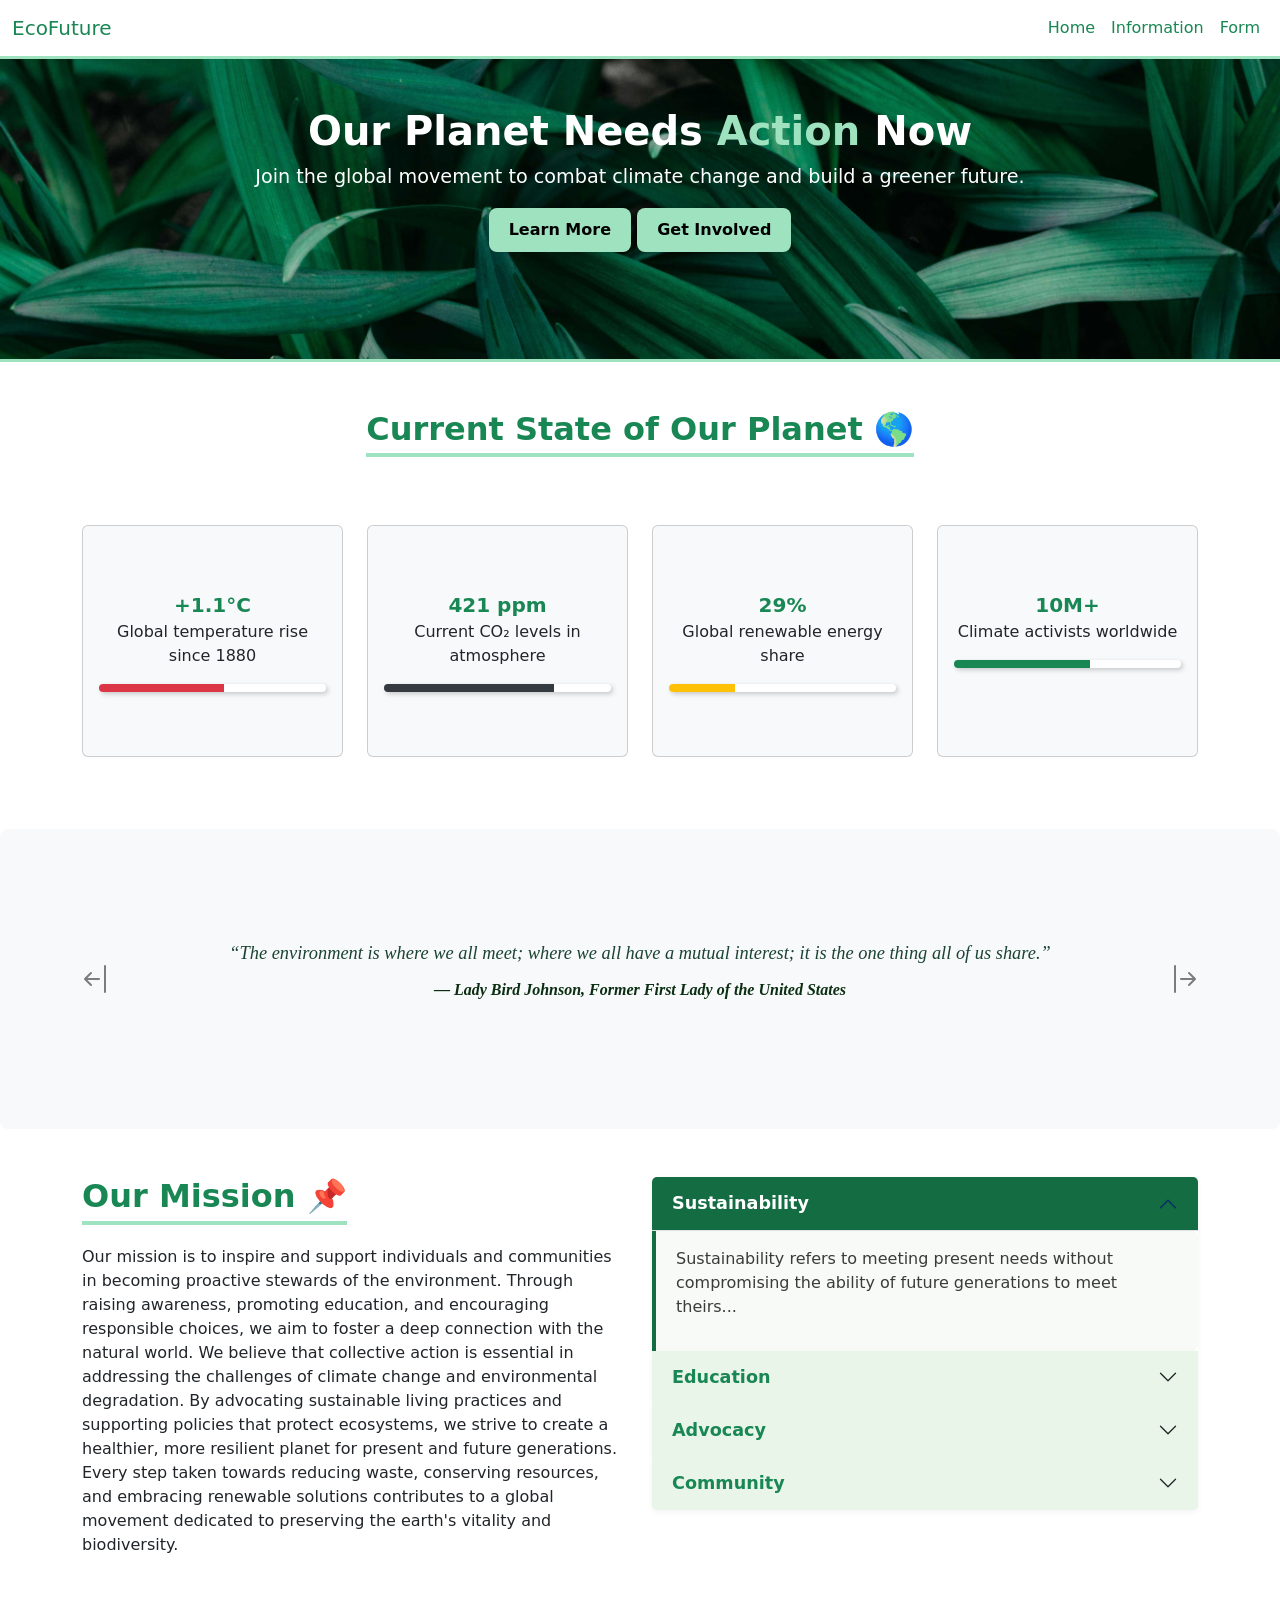
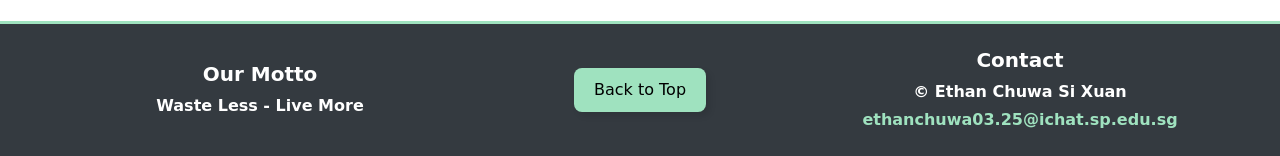
<file: html/index.html>
<!DOCTYPE html>
<html lang="en">
<head>
    <!-- ====================================================================
         META INFORMATION & PAGE SETUP
         ====================================================================
         Essential meta tags, viewport settings, and page title
    -->
    <meta charset="utf-8">
    <meta name="viewport" content="width=device-width, initial-scale=1">
    <title>Sustainability and Climate Action : Home</title>
    
    <!-- ====================================================================
         EXTERNAL STYLESHEETS & DEPENDENCIES
         ====================================================================
         Bootstrap CSS framework and icon library
    -->
    <link href="https://cdn.jsdelivr.net/npm/bootstrap@5.3.7/dist/css/bootstrap.min.css" rel="stylesheet" integrity="sha384-LN+7fdVzj6u52u30Kp6M/trliBMCMKTyK833zpbD+pXdCLuTusPj697FH4R/5mcr" crossorigin="anonymous">
    <link rel="stylesheet" href="https://cdn.jsdelivr.net/npm/bootstrap-icons/font/bootstrap-icons.css">
    
    <!-- ====================================================================
         CUSTOM STYLES
         ====================================================================
         Site-specific styling
    -->
    <link rel="stylesheet" href="../css/styles.css">
</head>

<body>
    <!-- ====================================================================
         NAVIGATION SECTION
         ====================================================================
         Main site navigation with responsive mobile toggle
    -->
    <nav class="navbar navbar-expand-lg sticky-top">
        <div class="container-fluid">
            <!-- Brand Logo -->
            <a class="navbar-brand" href="#" aria-label="EcoFuture Home">
                <i class="bi bi-leaf-fill" aria-hidden="true"></i>
                EcoFuture
            </a>
            
            <!-- Mobile Menu Toggle Button -->
            <button class="navbar-toggler" type="button" data-bs-toggle="collapse" data-bs-target="#navbarNavAltMarkup" aria-controls="navbarNavAltMarkup" aria-expanded="false" aria-label="Toggle navigation">
                <span class="navbar-toggler-icon"></span>
            </button>
            
            <!-- Navigation Links -->
            <div class="collapse navbar-collapse" id="navbarNavAltMarkup">
                <nav class="navbar-nav ms-auto">
                    <a class="nav-link active" aria-current="page" href="../html/index.html">Home</a>
                    <a class="nav-link" href="../html/informational.html">Information</a>
                    <a class="nav-link" href="../html/interactiveform.html">Form</a>
                </nav>
            </div>
        </div>
    </nav>

    <!-- ====================================================================
         HERO SECTION
         ====================================================================
         Main banner with call-to-action buttons and hero message
    -->
    <header class="py-5 indexbanner text-center">
        <h1><strong>Our Planet Needs <span class="highlight">Action</span> Now</strong></h1>
        <p>Join the global movement to combat climate change and build a greener future.</p>
        
        <!-- Call-to-Action Buttons -->
        <div class="mt-3">
            <a href="informational.html" class="btn btn-light"><strong>Learn More</strong></a>
            <a href="interactiveform.html" class="btn btn-light"><strong>Get Involved</strong></a>
        </div>
    </header>

    <!-- ====================================================================
         CLIMATE STATISTICS SECTION
         ====================================================================
         Current climate data visualization with progress bars
    -->
    <section class="currentstate">
        <div class="container py-5">
            <!-- Section Header -->
            <header class="text-center mb-5">
                <h2>Current State of Our Planet 🌎</h2>
            </header>
            
            <!-- Statistics Grid -->
            <div class="row text-center">
                <!-- Temperature Rise Statistic -->
                <div class="col-lg-3 col-md-6 mb-4">
                    <article class="card h-100 py-5">
                        <h2 class="visually-hidden">Card Title</h2>
                        <div class="card-body">
                            <div class="stat-number">+1.1°C</div>
                            <p>Global temperature rise since 1880</p>
                            <div class="progress-container">
                                <div class="progress-bar temp" role="progressbar" aria-valuenow="55" aria-valuemin="0" aria-valuemax="100"></div>
                            </div>
                        </div>
                    </article>
                </div>
                
                <!-- CO2 Levels Statistic -->
                <div class="col-lg-3 col-md-6 mb-4">
                    <article class="card h-100 py-5">
                        <h2 class="visually-hidden">Card Title</h2>
                        <div class="card-body">
                            <div class="stat-number">421 ppm</div>
                            <p>Current CO₂ levels in atmosphere</p>
                            <div class="progress-container">
                                <div class="progress-bar co2" role="progressbar" aria-valuenow="75" aria-valuemin="0" aria-valuemax="100"></div>
                            </div>
                        </div>
                    </article>
                </div>
                
                <!-- Renewable Energy Statistic -->
                <div class="col-lg-3 col-md-6 mb-4">
                    <article class="card h-100 py-5">
                        <h2 class="visually-hidden">Card Title</h2>
                        <div class="card-body">
                            <div class="stat-number">29%</div>
                            <p>Global renewable energy share</p>
                            <div class="progress-container">
                                <div class="progress-bar renewable" role="progressbar" aria-valuenow="29" aria-valuemin="0" aria-valuemax="100"></div>
                            </div>
                        </div>
                    </article>
                </div>
                
                <!-- Climate Activists Statistic -->
                <div class="col-lg-3 col-md-6 mb-4">
                    <article class="card h-100 py-5">
                        <h2 class="visually-hidden">Card Title</h2>
                        <div class="card-body">
                            <div class="stat-number">10M+</div>
                            <p>Climate activists worldwide</p>
                            <div class="progress-container">
                                <div class="progress-bar activists" role="progressbar" aria-valuenow="60" aria-valuemin="0" aria-valuemax="100"></div>
                            </div>
                        </div>
                    </article>
                </div>
            </div>
        </div>
    </section>

    <!-- ====================================================================
         INSPIRATIONAL QUOTES CAROUSEL
         ====================================================================
         Rotating carousel of climate-related quotes from notable figures
    -->
    <section id="carouselExampleAutoplaying" class="carousel slide" data-bs-ride="carousel" aria-label="Inspirational Climate Quotes">
        <div class="carousel-inner">
            <!-- Quote 1 - Lady Bird Johnson -->
            <article class="carousel-item active">
                <h2 class="visually-hidden">Card Title</h2>
                <div class="carousel-bg carousel-bg-1 d-flex justify-content-center align-items-center text-center" style="min-height: 300px;">
                    <blockquote class="px-3">
                        <q>The environment is where we all meet; where we all have a mutual interest; it is the one thing all of us share.</q>
                        <footer>— <cite>Lady Bird Johnson, Former First Lady of the United States</cite></footer>
                    </blockquote>
                </div>
            </article>
            
            <!-- Quote 2 - Mahatma Gandhi -->
            <article class="carousel-item">
                <h2 class="visually-hidden">Card Title</h2>
                <div class="carousel-bg carousel-bg-2 d-flex justify-content-center align-items-center text-center" style="min-height: 300px;">
                    <blockquote class="px-3">
                        <q>What we are doing to the forests of the world is but a mirror reflection of what we are doing to ourselves and to one another.</q>
                        <footer>— <cite>Mahatma Gandhi</cite></footer>
                    </blockquote>
                </div>
            </article>
            
            <!-- Quote 3 - Barack Obama -->
            <article class="carousel-item">
                <h2 class="visually-hidden">Card Title</h2>
                <div class="carousel-bg carousel-bg-3 d-flex justify-content-center align-items-center text-center" style="min-height: 300px;">
                    <blockquote class="px-3">
                        <q>We are the first generation to feel the impact of climate change and the last generation that can do something about it.</q>
                        <footer>— <cite>Barack Obama, 44th President of the United States</cite></footer>
                    </blockquote>
                </div>
            </article>
        </div>

        <!-- Carousel Navigation Controls -->
        <button class="carousel-control-prev" type="button" data-bs-target="#carouselExampleAutoplaying" data-bs-slide="prev" aria-label="Previous quote">
            <span class="carousel-control-prev-icon" aria-hidden="true"></span>
            <span class="visually-hidden">Previous</span>
        </button>

        <button class="carousel-control-next" type="button" data-bs-target="#carouselExampleAutoplaying" data-bs-slide="next" aria-label="Next quote">
            <span class="carousel-control-next-icon" aria-hidden="true"></span>
            <span class="visually-hidden">Next</span>
        </button>
    </section>

    <!-- ====================================================================
         MISSION SECTION
         ====================================================================
         Organization mission statement with expandable accordion details
    -->
    <section class="mission py-5">
        <div class="container">
            <div class="row align-items-start">
                <!-- Mission Statement Text -->
                <div class="col-12 col-lg-6 mb-4 mb-lg-0 text-center text-lg-start">
                    <header>
                        <h2>Our Mission 📌</h2>
                    </header>
                    <p>
                        Our mission is to inspire and support individuals and communities in becoming proactive stewards of the environment.
                        Through raising awareness, promoting education, and encouraging responsible choices, we aim to foster a deep connection
                        with the natural world. We believe that collective action is essential in addressing the challenges of climate change
                        and environmental degradation. By advocating sustainable living practices and supporting policies that protect ecosystems,
                        we strive to create a healthier, more resilient planet for present and future generations. Every step taken towards
                        reducing waste, conserving resources, and embracing renewable solutions contributes to a global movement dedicated to
                        preserving the earth's vitality and biodiversity.
                    </p>
                </div>
                
                <!-- Mission Details Accordion -->
                <div class="col-12 col-lg-6">
                    <div class="accordion" id="missionAccordion">
                        <!-- Sustainability Section -->
                        <article class="accordion-item">
                            <h3 class="accordion-header">
                                <button class="accordion-button" type="button" data-bs-toggle="collapse" data-bs-target="#collapseOne" aria-expanded="true" aria-controls="collapseOne">
                                    Sustainability
                                </button>
                            </h3>
                            <div id="collapseOne" class="accordion-collapse collapse show" data-bs-parent="#missionAccordion">
                                <div class="accordion-body">
                                    <p>Sustainability refers to meeting present needs without compromising the ability of future generations to meet theirs...</p>
                                </div>
                            </div>
                        </article>
                        
                        <!-- Education Section -->
                        <article class="accordion-item">
                            <h3 class="accordion-header">
                                <button class="accordion-button collapsed" type="button" data-bs-toggle="collapse" data-bs-target="#collapseTwo" aria-expanded="false" aria-controls="collapseTwo">
                                    Education
                                </button>
                            </h3>
                            <div id="collapseTwo" class="accordion-collapse collapse" data-bs-parent="#missionAccordion">
                                <div class="accordion-body">
                                    <p>Education in this context means providing knowledge and awareness about environmental issues and climate change...</p>
                                </div>
                            </div>
                        </article>
                        
                        <!-- Advocacy Section -->
                        <article class="accordion-item">
                            <h3 class="accordion-header">
                                <button class="accordion-button collapsed" type="button" data-bs-toggle="collapse" data-bs-target="#collapseThree" aria-expanded="false" aria-controls="collapseThree">
                                    Advocacy
                                </button>
                            </h3>
                            <div id="collapseThree" class="accordion-collapse collapse" data-bs-parent="#missionAccordion">
                                <div class="accordion-body">
                                    <p>Advocacy involves actively supporting and promoting policies or actions that protect the environment...</p>
                                </div>
                            </div>
                        </article>
                        
                        <!-- Community Section -->
                        <article class="accordion-item">
                            <h3 class="accordion-header">
                                <button class="accordion-button collapsed" type="button" data-bs-toggle="collapse" data-bs-target="#collapseFour" aria-expanded="false" aria-controls="collapseFour">
                                    Community
                                </button>
                            </h3>
                            <div id="collapseFour" class="accordion-collapse collapse" data-bs-parent="#missionAccordion">
                                <div class="accordion-body">
                                    <p>Community refers to groups of people working together toward common environmental goals...</p>
                                </div>
                            </div>
                        </article>
                    </div>
                </div>
            </div>
        </div>
    </section>

    <!-- ====================================================================
         FOOTER SECTION
         ====================================================================
         Site footer with contact information and navigation
    -->
    <footer class="footer pt-4 pb-4">
        <div class="container">
            <div class="row text-center align-items-center">
                <!-- Company Motto -->
                <div class="col-12 col-md-4 mb-3 mb-md-0">
                    <h3 class="fw-bold">Our Motto</h3>
                    <p class="mb-0">Waste Less - Live More</p>
                </div>

                <!-- Back to Top Button -->
                <div class="col-12 col-md-4 mb-3 mb-md-0 d-flex justify-content-center">
                    <button class="btn btn-light" id="backToTopBtn" aria-label="Scroll back to top">Back to Top</button>
                </div>

                <!-- Contact Information -->
                <div class="col-12 col-md-4">
                    <h3 class="fw-bold">Contact</h3>
                    <address class="mb-1">&copy; Ethan Chuwa Si Xuan</address>
                    <p class="mb-0">
                        <a href="mailto:ethanchuwa03.25@ichat.sp.edu.sg">ethanchuwa03.25@ichat.sp.edu.sg</a>
                    </p>
                </div>
            </div>
        </div>
    </footer>

    <!-- ====================================================================
         POPUP ADVERTISEMENT MODAL
         ====================================================================
         Timed popup that appears after page load
    -->
    <aside id="popup-ad" class="popup" aria-labelledby="popup-title" aria-hidden="true">
        <div class="popup-content">
            <button class="close-btn" onclick="closePopup()" aria-label="Close popup">&times;</button>
            <h2 id="popup-title">Hi Weilin pls gimme A</h2>
            <p>你好 Weilin请给我"A"</p>
        </div>
    </aside>

    <!-- ====================================================================
         JAVASCRIPT DEPENDENCIES & CUSTOM SCRIPTS
         ====================================================================
         External libraries and custom functionality
    -->
    <!-- Bootstrap JavaScript Bundle -->
    <script src="https://cdn.jsdelivr.net/npm/@popperjs/core@2.11.8/dist/umd/popper.min.js" integrity="sha384-I7E8VVD/ismYTF4hNIPjVp/Zjvgyol6VFvRkX/vR+Vc4jQkC+hVqc2pM8ODewa9r" crossorigin="anonymous"></script>
    <script src="https://cdn.jsdelivr.net/npm/bootstrap@5.3.7/dist/js/bootstrap.bundle.min.js" integrity="sha384-ndDqU0Gzau9qJ1lfW4pNLlhNTkCfHzAVBReH9diLvGRem5+R9g2FzA8ZGN954O5Q" crossorigin="anonymous"></script>
    
    
    <!-- Custom Site Functionality -->
    <script src="../js/script.js"></script>
</body>
</html>
</file>
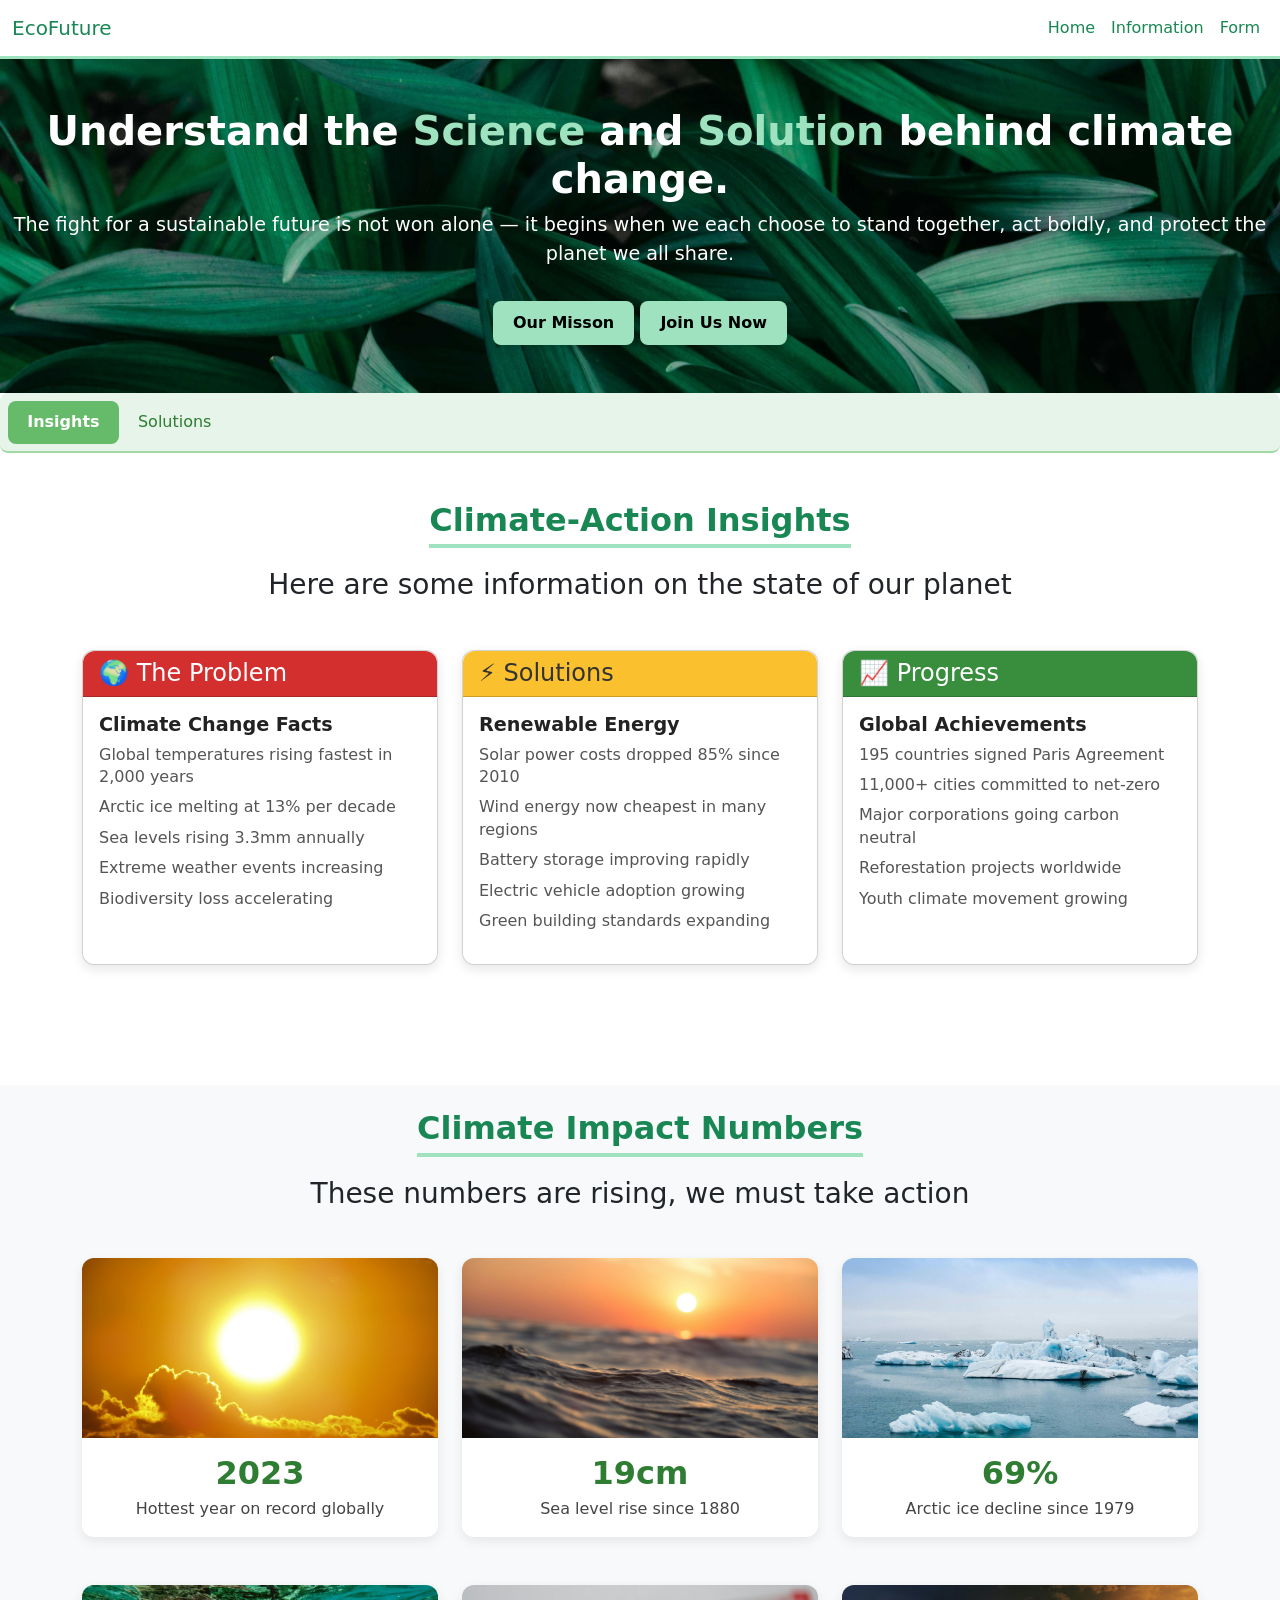
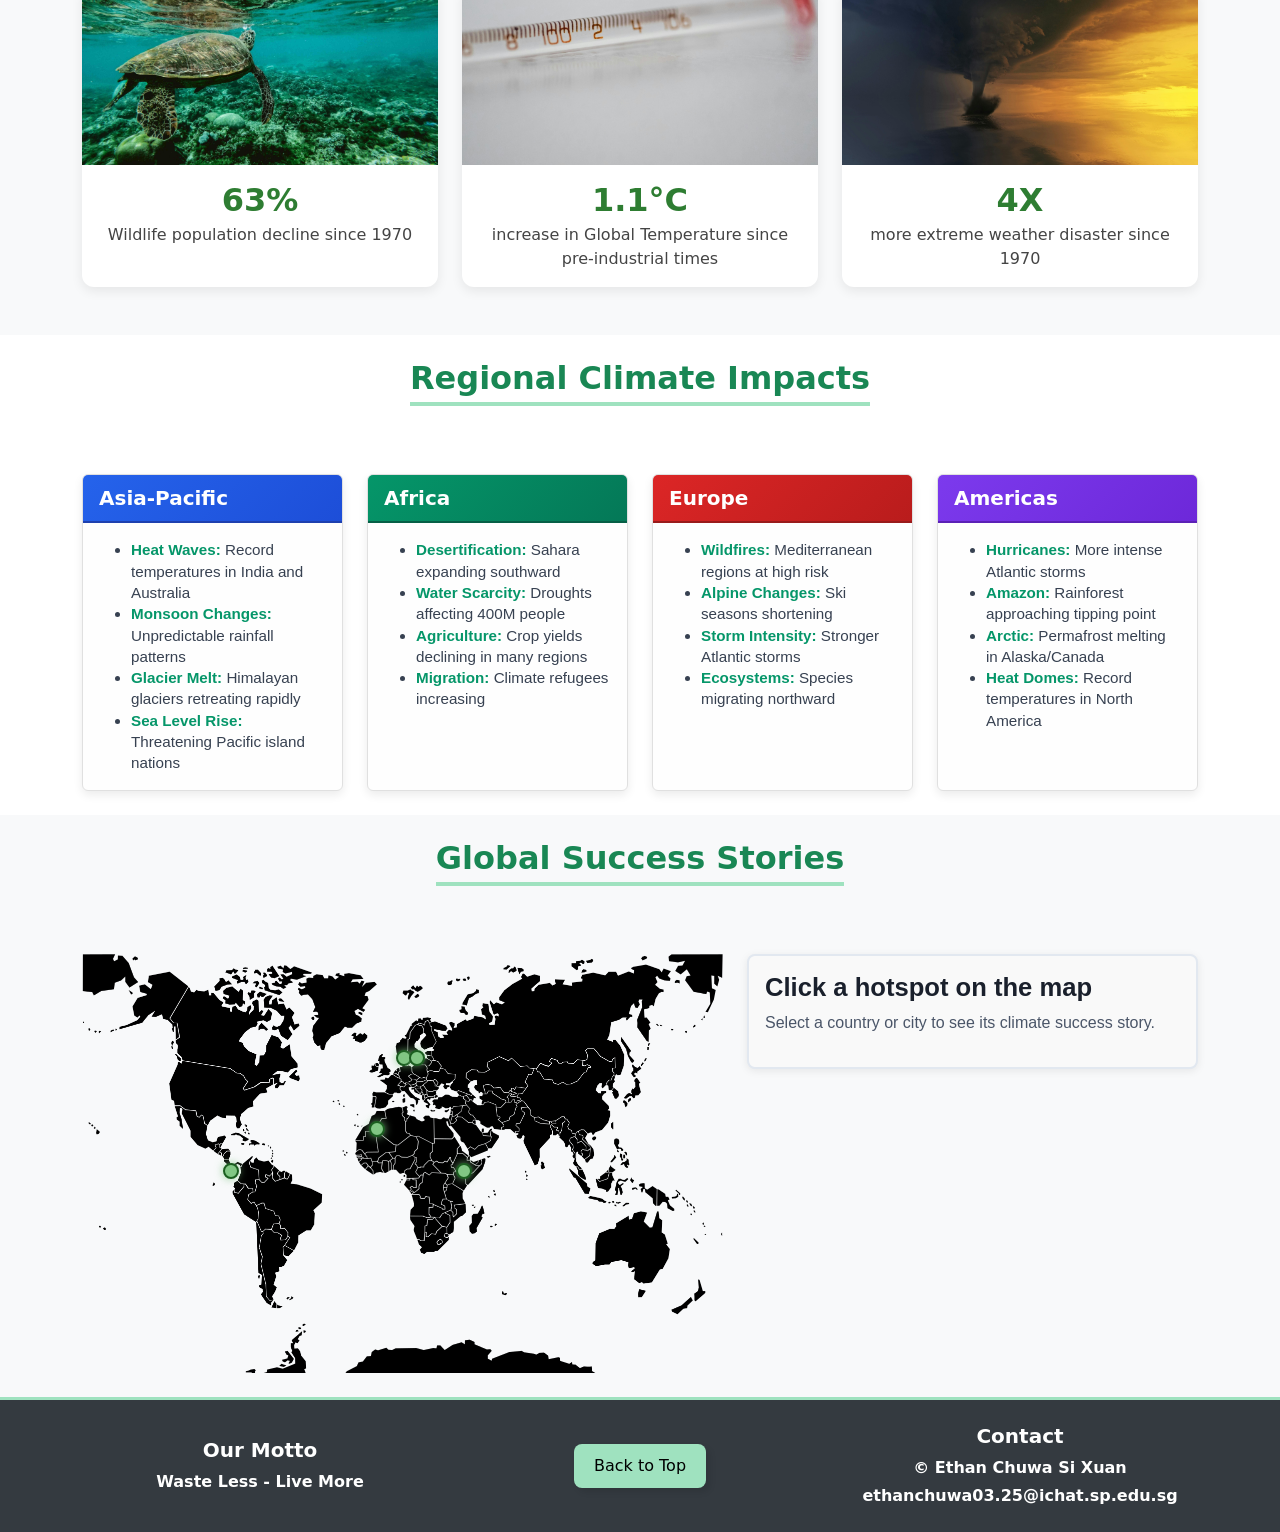
<file: html/informational.html>
<!doctype html>
<html lang="en">
  <head>
    <!-- ====================================================================
         META INFORMATION & PAGE SETUP
         ====================================================================
         Essential meta tags, viewport settings, and page title
    -->
    <meta charset="utf-8">
    <meta name="viewport" content="width=device-width, initial-scale=1">
    <title>Sustainability and Climate Action : Informational</title>
    
    <!-- ====================================================================
         EXTERNAL STYLESHEETS & DEPENDENCIES
         ====================================================================
         Bootstrap CSS framework, icons, and Popper.js for interactive components
    -->
    <link href="https://cdn.jsdelivr.net/npm/bootstrap@5.3.7/dist/css/bootstrap.min.css" rel="stylesheet" integrity="sha384-LN+7fdVzj6u52u30Kp6M/trliBMCMKTyK833zpbD+pXdCLuTusPj697FH4R/5mcr" crossorigin="anonymous">
    <link rel="stylesheet" href="https://cdn.jsdelivr.net/npm/bootstrap-icons/font/bootstrap-icons.css">
    
    <!-- ====================================================================
         CUSTOM STYLES
         ====================================================================
         Site-specific styling
    -->
    <link rel="stylesheet" href="../css/styles.css">
  </head>
  
  <body>
    <!-- ====================================================================
         NAVIGATION SECTION
         ====================================================================
         Main site navigation with responsive mobile toggle
    -->
    <nav class="navbar navbar-expand-lg sticky-top">
      <div class="container-fluid ">
        <!-- Brand Logo -->
        <a class="navbar-brand" href="#">
          <i class="bi bi-leaf-fill"></i>
          EcoFuture
        </a>
        
        <!-- Mobile Menu Toggle Button -->
        <button class="navbar-toggler" type="button" data-bs-toggle="collapse" data-bs-target="#navbarNavAltMarkup" aria-controls="navbarNavAltMarkup" aria-expanded="false" aria-label="Toggle navigation">
          <span class="navbar-toggler-icon"></span>
        </button>
        
        <!-- Navigation Links -->
        <div class="collapse navbar-collapse" id="navbarNavAltMarkup">
          <div class="navbar-nav ms-auto">
            <a class="nav-link" href="../html/index.html">Home</a>
            <a class="nav-link active" aria-current="page" href="../html/informational.html">Information</a>
            <a class="nav-link" href="../html/interactiveform.html">Form</a>
          </div>
        </div>
      </div>
    </nav>
    
    <!-- ====================================================================
         HERO BANNER SECTION
         ====================================================================
         Page header with title, description, and call-to-action buttons
    -->
    <header class="py-5 indexbanner text-center ">
      <h1><b>Understand the <span class="highlight">Science </span>and <span class="highlight">Solution</span> behind climate change.</b></h1>
      <p>The fight for a sustainable future is not won alone — it begins when we each choose to stand together, act boldly, and protect the planet we all share.</p>
      <a href="index.html" class="btn btn-light mt-3"><b>Our Misson</b></a>
      <a href="interactiveform.html" class="btn btn-light mt-3"><b>Join Us Now</b></a>
    </header>
    
    <!-- ====================================================================
         TAB NAVIGATION SECTION
         ====================================================================
         Main content tabs to switch between Insights and Solutions
    -->
    <ul class="nav nav-tabs" id="myTab" role="tablist">
      <li class="nav-item" role="presentation">
        <button class="nav-link active" id="home-tab" data-bs-toggle="tab" data-bs-target="#home-tab-pane" type="button" role="tab" aria-controls="home-tab-pane" aria-selected="true">Insights</button>
      </li>
      <li class="nav-item" role="presentation">
        <button class="nav-link" id="profile-tab" data-bs-toggle="tab" data-bs-target="#profile-tab-pane" type="button" role="tab" aria-controls="profile-tab-pane" aria-selected="false">Solutions</button>
      </li>
    </ul>
    
    <!-- ====================================================================
         TAB CONTENT SECTIONS
         ====================================================================
         Main content area with tabbed information panels
    -->
    <div class="tab-content" id="myTabContent">
      <!-- ====================================================================
           INSIGHTS TAB - Climate Action Data and Statistics
           ====================================================================
      -->
      <div class="tab-pane fade show active" id="home-tab-pane" role="tabpanel" aria-labelledby="home-tab" tabindex="0">
        
        <!-- Climate-Action Insights Overview -->
        <div class="container py-5">
          <div class="text-center mb-5">
            <h2>Climate-Action Insights</h2>
            <h3>Here are some information on the state of our planet</h3>
          </div>
          
          <!-- Climate Facts Cards Grid -->
          <div class="row mb-5 stats">
            <!-- Problem Card - Climate Change Facts -->
            <div class="col-lg-4 mb-4">
              <div class="card h-100">
                <div class="card-header">
                  <h4 class="mb-0">🌍 The Problem</h4>
                </div>
                <div class="card-body">
                  <h5>Climate Change Facts</h5>
                  <ul class="list-unstyled">
                    <li class="mb-2">Global temperatures rising fastest in 2,000 years</li>
                    <li class="mb-2">Arctic ice melting at 13% per decade</li>
                    <li class="mb-2">Sea levels rising 3.3mm annually</li>
                    <li class="mb-2">Extreme weather events increasing</li>
                    <li class="mb-2">Biodiversity loss accelerating</li>
                  </ul>
                </div>
              </div>
            </div>

            <!-- Solutions Card - Renewable Energy -->
            <div class="col-lg-4 mb-4">
              <div class="card h-100">
                <div class="card-header">
                  <h4 class="mb-0">⚡ Solutions</h4>
                </div>
                <div class="card-body">
                  <h5>Renewable Energy</h5>
                  <ul class="list-unstyled">
                    <li class="mb-2">Solar power costs dropped 85% since 2010</li>
                    <li class="mb-2">Wind energy now cheapest in many regions</li>
                    <li class="mb-2">Battery storage improving rapidly</li>
                    <li class="mb-2">Electric vehicle adoption growing</li>
                    <li class="mb-2">Green building standards expanding</li>
                  </ul>
                </div>
              </div>
            </div>

            <!-- Progress Card - Global Achievements -->
            <div class="col-lg-4 mb-4">
              <div class="card h-100">
                <div class="card-header">
                  <h4 class="mb-0">📈 Progress</h4>
                </div>
                <div class="card-body">
                  <h5>Global Achievements</h5>
                  <ul class="list-unstyled">
                    <li class="mb-2">195 countries signed Paris Agreement</li>
                    <li class="mb-2">11,000+ cities committed to net-zero</li>
                    <li class="mb-2">Major corporations going carbon neutral</li>
                    <li class="mb-2">Reforestation projects worldwide</li>
                    <li class="mb-2">Youth climate movement growing</li>
                  </ul>
                </div>
              </div>
            </div>
          </div>
        </div>
        
        <!-- ====================================================================
             CLIMATE IMPACT NUMBERS SECTION
             ====================================================================
             Animated statistics cards with count-up functionality
        -->
        <div class="statstwo py-4">
          <div class="text-center mb-5">
            <h2>Climate Impact Numbers</h2>
            <h3>These numbers are rising, we must take action</h3>
          </div>
          <div class="container text-center">
            <!-- First Row of Statistics -->
            <div class="row mb-4">
              <!-- Hottest Year Record -->
              <div class="col-md-6 col-lg-4 mb-4">
                <div class="card h-100">
                  <img src="../pictures/sun.jpg" class="card-img-top" alt="sun"><!--https://www.pexels.com/photo/sun-301599/-->
                  <div class="card-body">
                    <h5 class="card-title">2023</h5>
                    <p class="card-text">Hottest year on record globally</p>
                  </div>
                </div>
              </div>
              
              <!-- Sea Level Rise -->
              <div class="col-md-6 col-lg-4 mb-4">
                <div class="card h-100">
                  <img src="../pictures/sea.jpg" class="card-img-top" alt="sea"><!--https://www.pexels.com/photo/body-of-water-during-golden-hour-189349/-->
                  <div class="card-body">
                    <h5 class="card-title"><span class="count">21</span><span class="unit">cm</span></h5>
                    <p class="card-text">Sea level rise since 1880</p>
                  </div>
                </div>
              </div>
              
              <!-- Arctic Ice Decline -->
              <div class="col-md-6 col-lg-4 mb-4">
                <div class="card h-100">
                  <img src="../pictures/arctic.jpg" class="card-img-top" alt="ice"><!--https://www.pexels.com/photo/icebergs-2229887/-->
                  <div class="card-body">
                    <h5 class="card-title"><span class="count">75</span><span class="unit">%</span></h5>
                    <p class="card-text">Arctic ice decline since 1979</p>
                  </div>
                </div>
              </div>
            </div>
            
            <!-- Second Row of Statistics -->
            <div class="row">
              <!-- Wildlife Population Decline -->
              <div class="col-md-6 col-lg-4 mb-4">
                <div class="card h-100">
                  <img src="../pictures/wildlife.jpg" class="card-img-top" alt="wildlife"><!--https://www.pexels.com/photo/photo-of-a-turtle-swimming-underwater-847393/-->
                  <div class="card-body">
                    <h5 class="card-title"><span class="count">68</span><span class="unit">%</span></h5>
                    <p class="card-text">Wildlife population decline since 1970</p>
                  </div>
                </div>
              </div>
              
              <!-- Global Temperature Increase -->
              <div class="col-md-6 col-lg-4 mb-4">
                <div class="card h-100">
                  <img src="../pictures/temp.jpg" class="card-img-top" alt="temp"><!--https://www.pexels.com/photo/close-up-shot-of-a-thermometer-4022769/-->
                  <div class="card-body">
                    <h5 class="card-title"><span class="count">1.2</span><span class="unit">°C</span></h5>
                    <p class="card-text">increase in Global Temperature since pre-industrial times</p>
                  </div>
                </div>
              </div>
              
              <!-- Extreme Weather Disasters -->
              <div class="col-md-6 col-lg-4 mb-4">
                <div class="card h-100">
                  <img src="../pictures/tornado.jpg" class="card-img-top" alt="disaster"><!--https://www.pexels.com/photo/tornado-on-body-of-water-during-golden-hour-1119974/-->
                  <div class="card-body">
                    <h5 class="card-title"><span class="count">5</span><span class="unit">X</span></h5>
                    <p class="card-text">more extreme weather disaster since 1970</p>
                  </div>
                </div>
              </div>
            </div>
          </div>
        </div>
        
        <!-- ====================================================================
             REGIONAL CLIMATE IMPACTS SECTION
             ====================================================================
             Geographic breakdown of climate effects by region
        -->
        <div class="regional-impacts container py-4">
          <div class="text-center mb-5">
            <h2>Regional Climate Impacts</h2>
          </div>
          <div class="row g-4">
            <!-- Asia-Pacific Region -->
            <div class="col-md-6 col-lg-3">
              <div class="card h-100">
                <div class="card-header">
                  Asia-Pacific
                </div>
                <div class="card-body">
                  <ul class="mb-0">
                    <li><strong>Heat Waves:</strong> Record temperatures in India and Australia</li>
                    <li><strong>Monsoon Changes:</strong> Unpredictable rainfall patterns</li>
                    <li><strong>Glacier Melt:</strong> Himalayan glaciers retreating rapidly</li>
                    <li><strong>Sea Level Rise:</strong> Threatening Pacific island nations</li>
                  </ul>
                </div>
              </div>
            </div>

            <!-- Africa Region -->
            <div class="col-md-6 col-lg-3">
              <div class="card h-100">
                <div class="card-header">
                  Africa
                </div>
                <div class="card-body">
                  <ul class="mb-0">
                    <li><strong>Desertification:</strong> Sahara expanding southward</li>
                    <li><strong>Water Scarcity:</strong> Droughts affecting 400M people</li>
                    <li><strong>Agriculture:</strong> Crop yields declining in many regions</li>
                    <li><strong>Migration:</strong> Climate refugees increasing</li>
                  </ul>
                </div>
              </div>
            </div>

            <!-- Europe Region -->
            <div class="col-md-6 col-lg-3">
              <div class="card h-100">
                <div class="card-header">
                  Europe
                </div>
                <div class="card-body">
                  <ul class="mb-0">
                    <li><strong>Wildfires:</strong> Mediterranean regions at high risk</li>
                    <li><strong>Alpine Changes:</strong> Ski seasons shortening</li>
                    <li><strong>Storm Intensity:</strong> Stronger Atlantic storms</li>
                    <li><strong>Ecosystems:</strong> Species migrating northward</li>
                  </ul>
                </div>
              </div>
            </div>

            <!-- Americas Region -->
            <div class="col-md-6 col-lg-3">
              <div class="card h-100">
                <div class="card-header">
                  Americas
                </div>
                <div class="card-body">
                  <ul class="mb-0">
                    <li><strong>Hurricanes:</strong> More intense Atlantic storms</li>
                    <li><strong>Amazon:</strong> Rainforest approaching tipping point</li>
                    <li><strong>Arctic:</strong> Permafrost melting in Alaska/Canada</li>
                    <li><strong>Heat Domes:</strong> Record temperatures in North America</li>
                  </ul>
                </div>
              </div>
            </div>
          </div>
        </div>
        
        <!-- ====================================================================
             GLOBAL SUCCESS STORIES SECTION
             ====================================================================
             Interactive world map with clickable hotspots showing climate victories
        -->
        <section class="global-success py-4">
          <div class="container">
            <div class="text-center mb-5">
              <h2>Global Success Stories</h2>
            </div>
            <div class="row">
              <!-- Interactive World Map -->
              <div class="col-md-7 position-relative" style="min-height: 400px;">
                <img
                  src="../pictures/World_map.png"
                  alt="World Map"
                  class="img-fluid"
                > <!--https://upload.wikimedia.org/wikipedia/commons/thumb/8/80/World_map_-_low_resolution.svg/1280px-World_map_-_low_resolution.svg.png-->

                <!-- Clickable Hotspots -->
                <button class="hotspot hotspot-costa-rica" data-country="costa-rica" type="button" aria-label="Costa Rica"></button>
                <button class="hotspot hotspot-denmark" data-country="denmark" type="button" aria-label="Denmark"></button>
                <button class="hotspot hotspot-copenhagen" data-country="copenhagen" type="button" aria-label="Copenhagen"></button>
                <button class="hotspot hotspot-ethiopia" data-country="ethiopia" type="button" aria-label="Ethiopia"></button>
                <button class="hotspot hotspot-morocco" data-country="morocco" type="button" aria-label="Morocco"></button>
              </div>

              <!-- Information Display Panel -->
              <div class="col-md-5">
                <div id="details" tabindex="0">
                  <h4>Click a hotspot on the map</h4>
                  <p>Select a country or city to see its climate success story.</p>
                </div>
              </div>
            </div>
          </div>
        </section>
      </div>
      
      <!-- ====================================================================
           SOLUTIONS TAB - Future Technologies and Action Plans
           ====================================================================
      -->
      <div class="tab-pane fade" id="profile-tab-pane" role="tabpanel" aria-labelledby="profile-tab" tabindex="0">
        <div class="future p-4">
          <div class="container">
            <!-- Section Header -->
            <div class="text-center mb-5">
              <h2>Future Developments & Breakthrough Technologies</h2>
              <h3>How we are and can combat this issue</h3>
            </div>

            <!-- ====================================================================
                 EMERGING TECHNOLOGIES AND POLICY SECTION
                 ====================================================================
            -->
            <div class="row mb-5">
              <!-- Emerging Technologies Card -->
              <div class="col-md-6 mb-4">
                <div class="card h-100">
                  <div class="card-body">
                    <h4 class="card-title mb-3">Emerging Technologies</h4>
                    <ul class="mb-0">
                      <li>Carbon Capture &amp; Storage: Direct air capture technology scaling up globally, with facilities removing 40Mt CO2 annually by 2030</li>
                      <li>Green Hydrogen: Clean fuel for heavy industry and transport, with production costs expected to drop 50% by 2030</li>
                      <li>Fusion Energy: Breakthrough experiments showing net energy gain, commercial plants possible by 2040s</li>
                      <li>Advanced Nuclear: Small modular reactors and next-gen designs providing safe, carbon-free baseload power</li>
                      <li>Artificial Photosynthesis: Technology mimicking plants to convert CO2 and water into fuel using sunlight</li>
                    </ul>
                    <img src="../pictures/tech.jpg" alt="techparts" class="img-fluid rounded mx-auto mt-4"><!--https://www.pexels.com/photo/blue-and-yellow-phone-modules-1476321/-->
                  </div>
                </div>
              </div>

              <!-- Policy & Finance Initiatives Card -->
              <div class="col-md-6 mb-4">
                <div class="card h-100">
                  <div class="card-body">
                    <h4 class="card-title mb-3">Policy &amp; Finance Initiatives</h4>
                    <ul class="mb-0">
                      <li>Carbon Pricing: 75+ carbon pricing initiatives covering 23% of global emissions, expanding rapidly</li>
                      <li>Green Finance: $5.2 trillion invested in clean energy transition by 2030, with $100T needed by 2050</li>
                      <li>30x30 Initiative: Protecting 30% of Earth's land and oceans by 2030 for biodiversity conservation</li>
                      <li>Corporate Net-Zero: 5,000+ companies committed to science-based targets, representing $70T in market cap</li>
                      <li>EU Green Deal: €1 trillion investment plan to make Europe climate-neutral by 2050</li>
                    </ul>
                    <img src="../pictures/policy.jpg" alt="policy" class="img-fluid rounded mx-auto mt-4 "><!--https://www.pexels.com/photo/selective-focus-photo-of-terms-and-conditions-written-on-a-paper-7821937/-->
                  </div>
                </div>
              </div>
            </div>

            <!-- ====================================================================
                 CLIMATE INNOVATION TIMELINE
                 ====================================================================
            -->
            <div class="text-center mb-5">
              <h2>Climate Innovation Timeline</h2>
            </div>

            <div class="row mb-5">
              <!-- 2025-2027 Timeline -->
              <div class="col-md-3 mb-3">
                <div class="card h-100 p-3">
                  <strong>2025-2027</strong>
                  <p>Grid-scale batteries become cost-competitive worldwide</p>
                </div>
              </div>
              
              <!-- 2028-2030 Timeline -->
              <div class="col-md-3 mb-3">
                <div class="card h-100 p-3">
                  <strong>2028-2030</strong>
                  <p>Green hydrogen reaches price parity with fossil fuels</p>
                </div>
              </div>
              
              <!-- 2030-2035 Timeline -->
              <div class="col-md-3 mb-3">
                <div class="card h-100 p-3">
                  <strong>2030-2035</strong>
                  <p>Carbon removal scales to gigatonne levels annually</p>
                </div>
              </div>
              
              <!-- 2040+ Timeline -->
              <div class="col-md-3 mb-3">
                <div class="card h-100 p-3">
                  <strong>2040+</strong>
                  <p>Fusion power begins commercial deployment</p>
                </div>
              </div>
            </div>

            <!-- ====================================================================
                 INDIVIDUAL ACTION SECTION
                 ====================================================================
            -->
            <div class="text-center mb-5">
              <h2>What YOU can do</h2>
              <h3>Everyone Plays A Part</h3>
            </div>

            <div class="row">
              <!-- At Home Actions Card -->
              <div class="col-md-4 mb-4">
                <div class="card h-100 p-3">
                  <h4>At Home</h4>

                  <h5>Energy &amp; Efficiency</h5>
                  <ul>
                    <li>Switch to renewable energy supplier</li>
                    <li>Install solar panels (25-year payback)</li>
                    <li>Upgrade to LED bulbs (80% energy saving)</li>
                    <li>Improve insulation (30% heating cost reduction)</li>
                    <li>Use smart thermostats</li>
                  </ul>

                  <h5>Water &amp; Waste</h5>
                  <ul>
                    <li>Install low-flow fixtures</li>
                    <li>Compost organic waste (30% waste reduction)</li>
                    <li>Reduce single-use plastics</li>
                    <li>Recycle properly</li>
                  </ul>

                  <h5>Transportation</h5>
                  <ul>
                    <li>Sustainable Mobility</li>
                    <li>Walk, bike, or use public transit</li>
                    <li>Consider electric vehicles (90% lower emissions)</li>
                    <li>Carpool or rideshare</li>
                    <li>Work from home 2-3 days/week</li>
                    <li>Combine errands into single trips</li>
                  </ul>
                </div>
              </div>

              <!-- Travel Choices Card -->
              <div class="col-md-4 mb-4">
                <div class="card h-100 p-3">
                  <h4>Travel Choices</h4>
                  <ul>
                    <li>Choose trains over flights when possible</li>
                    <li>Offset unavoidable flights</li>
                    <li>Vacation locally (staycations)</li>
                    <li>Video conference instead of business travel</li>
                  </ul>
                </div>
              </div>

              <!-- Community & Advocacy Card -->
              <div class="col-md-4 mb-4">
                <div class="card h-100 p-3">
                  <h4>Community &amp; Advocacy</h4>

                  <h5>Political Action</h5>
                  <ul>
                    <li>Vote for climate-conscious leaders</li>
                    <li>Contact representatives about climate policy</li>
                    <li>Join local environmental groups</li>
                    <li>Attend town halls and climate rallies</li>
                    <li>Support renewable energy initiatives</li>
                  </ul>

                  <h5>Social Impact</h5>
                  <ul>
                    <li>Support sustainable businesses</li>
                    <li>Educate friends and family</li>
                    <li>Share climate content on social media</li>
                    <li>Divest from fossil fuel investments</li>
                  </ul>
                </div>
              </div>
            </div>
          </div>
        </div>
      </div>
    </div>
    
    <!-- ====================================================================
         FOOTER SECTION
         ====================================================================
         Site footer with contact information and navigation
    -->
    <footer class="footer pt-4 pb-4">
      <div class="container">
        <div class="row text-center align-items-center">
          <!-- Company Motto -->
          <div class="col-12 col-md-4 mb-3 mb-md-0">
            <h5 class="fw-bold">Our Motto</h5>
            <p class="mb-0">Waste Less - Live More</p>
          </div>

          <!-- Back to Top Button -->
          <div class="col-12 col-md-4 mb-3 mb-md-0 d-flex justify-content-center">
            <button class="btn btn-light" id="backToTopBtn">Back to Top</button>
          </div>

          <!-- Contact Information -->
          <div class="col-12 col-md-4">
            <h5 class="fw-bold">Contact</h5>
            <p class="mb-1">&copy; Ethan Chuwa Si Xuan</p>
            <p class="mb-0">ethanchuwa03.25@ichat.sp.edu.sg</p>
          </div>
        </div>
      </div>
    </footer>
    
    <!-- ====================================================================
         JAVASCRIPT DEPENDENCIES & CUSTOM SCRIPTS
         ====================================================================
         External libraries and custom functionality
    -->
    <script src="https://cdn.jsdelivr.net/npm/bootstrap@5.3.7/dist/js/bootstrap.bundle.min.js" integrity="sha384-ndDqU0Gzau9qJ1lfW4pNLlhNTkCfHzAVBReH9diLvGRem5+R9g2FzA8ZGN954O5Q" crossorigin="anonymous"></script>
    <script src="../js/script.js"></script>
    <script src="https://cdn.jsdelivr.net/npm/@popperjs/core@2.11.8/dist/umd/popper.min.js" integrity="sha384-I7E8VVD/ismYTF4hNIPjVp/Zjvgyol6VFvRkX/vR+Vc4jQkC+hVqc2pM8ODewa9r" crossorigin="anonymous"></script>
  </body>
</html>
</file>
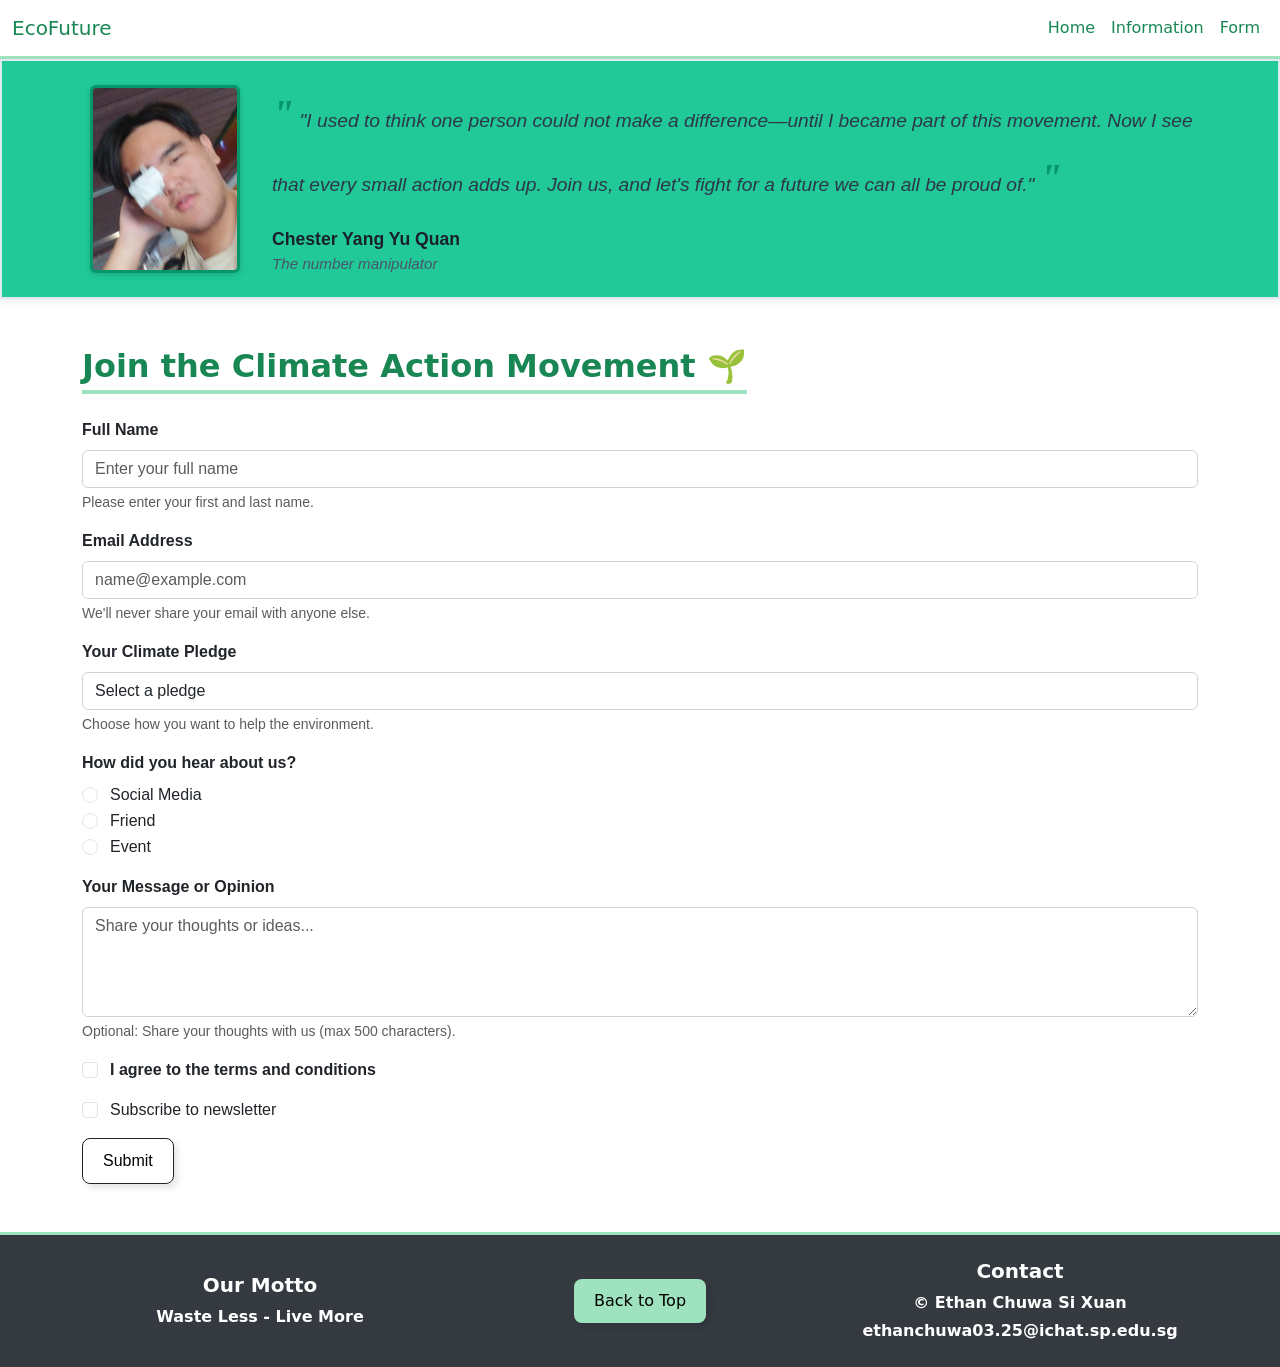
<file: html/interactiveform.html>
<!doctype html>
<html lang="en">
  <head>
    <!-- ====================================================================
         META INFORMATION & PAGE SETUP
         ====================================================================
         Essential meta tags, viewport settings, and page title
    -->
    <meta charset="utf-8">
    <meta name="viewport" content="width=device-width, initial-scale=1">
    <title>Sustainability and Climate Action : Interactive Form</title>
    
    <!-- ====================================================================
         EXTERNAL STYLESHEETS & DEPENDENCIES
         ====================================================================
         Bootstrap CSS framework, icons, and Popper.js for interactive components
    -->
    <link href="https://cdn.jsdelivr.net/npm/bootstrap@5.3.7/dist/css/bootstrap.min.css" rel="stylesheet" integrity="sha384-LN+7fdVzj6u52u30Kp6M/trliBMCMKTyK833zpbD+pXdCLuTusPj697FH4R/5mcr" crossorigin="anonymous">
    <link rel="stylesheet" href="https://cdn.jsdelivr.net/npm/bootstrap-icons/font/bootstrap-icons.css">
    
    <!-- ====================================================================
         CUSTOM STYLES
         ====================================================================
         Site-specific styling
    -->
    <link rel="stylesheet" href="../css/styles.css">
  </head>
  
  <body>
    <!-- ====================================================================
         NAVIGATION SECTION
         ====================================================================
         Main site navigation with responsive mobile toggle
    -->
    <nav class="navbar navbar-expand-lg sticky-top">
      <div class="container-fluid ">
        <!-- Brand Logo -->
        <a class="navbar-brand" href="#">
          <i class="bi bi-leaf-fill"></i>
          EcoFuture
        </a>
        
        <!-- Mobile Menu Toggle Button -->
        <button class="navbar-toggler" type="button" data-bs-toggle="collapse" data-bs-target="#navbarNavAltMarkup" aria-controls="navbarNavAltMarkup" aria-expanded="false" aria-label="Toggle navigation">
          <span class="navbar-toggler-icon"></span>
        </button>
        
        <!-- Navigation Links -->
        <div class="collapse navbar-collapse" id="navbarNavAltMarkup">
          <div class="navbar-nav ms-auto">
            <a class="nav-link" href="../html/index.html">Home</a>
            <a class="nav-link" href="../html/informational.html">Information</a>
            <a class="nav-link active" aria-current="page" href="../html/interactiveform.html">Form</a>
          </div>
        </div>
      </div>
    </nav>
    
    <!-- ====================================================================
         INSPIRATIONAL QUOTE HEADER
         ====================================================================
         Featured testimonial from a climate action participant
    -->
    <header>
      <div class="quote-banner">
        <div class="container">
          <div class="row align-items-center">
            <!-- Profile Image -->
            <div class="col-12 col-md-3 col-lg-2">
              <div class="d-flex justify-content-center">
                <img src="../pictures/chester.jpg" 
                    alt="Profile Image" 
                    class="profile-image img-fluid rounded mx-auto mt-4 my-4">
              </div>
            </div>
            
            <!-- Quote Content -->
            <div class="col-12 col-md-9 col-lg-10">
              <blockquote class="quote-text">
                "I used to think one person could not make a difference—until I became part of this movement. Now I see that every small action adds up. Join us, and let's fight for a future we can all be proud of."
              </blockquote>
              
              <!-- Quote Attribution -->
              <div class="quote-attribution">
                <div class="person-name">Chester Yang Yu Quan</div>
                <div class="person-title">The number manipulator</div>
              </div>
            </div>
          </div>
        </div>
      </div>
    </header>
    
    <!-- ====================================================================
         CLIMATE ACTION FORM SECTION
         ====================================================================
         Main interactive form for joining the climate movement
    -->
    <div class="container py-5">
      <h2 class="mb-4 text-center">Join the Climate Action Movement 🌱</h2>
      
      <form id="climateForm" class="needs-validation" novalidate>
        <!-- Full Name Input -->
        <div class="mb-3">
          <label for="fullName" class="form-label fw-bold">Full Name</label>
          <input type="text" 
                 class="form-control" 
                 id="fullName" 
                 placeholder="Enter your full name" 
                 required 
                 pattern="^[a-zA-Z\s'-]{2,50}$"
                 aria-describedby="fullNameHelp fullNameFeedback">
          <div class="invalid-feedback" id="fullNameFeedback">
            Full name must be 2-50 characters and contain only letters, spaces, hyphens, and apostrophes.
          </div>
          <div id="fullNameHelp" class="form-text">Please enter your first and last name.</div>
        </div>

        <!-- Email Address Input -->
        <div class="mb-3">
          <label for="emailAddress" class="form-label fw-bold">Email Address</label>
          <input type="email" 
                 class="form-control" 
                 id="emailAddress" 
                 placeholder="name@example.com" 
                 required
                 pattern="^[a-zA-Z0-9.!#$%&'*+/=?^_`{|}~-]+@[a-zA-Z0-9](?:[a-zA-Z0-9-]{0,61}[a-zA-Z0-9])?(?:\.[a-zA-Z0-9](?:[a-zA-Z0-9-]{0,61}[a-zA-Z0-9])?)*$"
                 aria-describedby="emailHelp emailFeedback">
          <div class="invalid-feedback" id="emailFeedback">
            Please enter a valid email address.
          </div>
          <div id="emailHelp" class="form-text">We'll never share your email with anyone else.</div>
        </div>

        <!-- Climate Pledge Selection -->
        <div class="mb-3">
          <label for="pledgeSelect" class="form-label fw-bold">Your Climate Pledge</label>
          <select class="form-select" 
                  id="pledgeSelect" 
                  required
                  aria-describedby="pledgeHelp pledgeFeedback">
            <option value="" selected disabled>Select a pledge</option>
            <option value="reduce-waste">I will reduce plastic waste</option>
            <option value="save-energy">I will conserve energy at home</option>
            <option value="use-public-transport">I will use public transport more</option>
            <option value="plant-trees">I will plant more trees</option>
          </select>
          <div class="invalid-feedback" id="pledgeFeedback">
            Please select a climate pledge.
          </div>
          <div id="pledgeHelp" class="form-text">Choose how you want to help the environment.</div>
        </div>

        <!-- How Did You Hear About Us - Radio Buttons -->
        <div class="mb-3">
          <label class="form-label fw-bold d-block">How did you hear about us?</label>
          <div class="form-check">
            <input class="form-check-input" 
                   type="radio" 
                   name="source" 
                   id="socialMedia" 
                   value="social" 
                   required
                   aria-describedby="sourceFeedback">
            <label class="form-check-label" for="socialMedia">Social Media</label>
          </div>
          <div class="form-check">
            <input class="form-check-input" 
                   type="radio" 
                   name="source" 
                   id="friend" 
                   value="friend"
                   required>
            <label class="form-check-label" for="friend">Friend</label>
          </div>
          <div class="form-check">
            <input class="form-check-input" 
                   type="radio" 
                   name="source" 
                   id="event" 
                   value="event"
                   required>
            <label class="form-check-label" for="event">Event</label>
          </div>
          <div class="invalid-feedback" id="sourceFeedback">
            Please select how you heard about us.
          </div>
        </div>

        <!-- Message/Opinion Textarea -->
        <div class="mb-3">
          <label for="message" class="form-label fw-bold">Your Message or Opinion</label>
          <textarea class="form-control" 
                    id="message" 
                    rows="4" 
                    placeholder="Share your thoughts or ideas..."
                    maxlength="500"
                    aria-describedby="messageHelp messageFeedback"></textarea>
          <div class="invalid-feedback" id="messageFeedback">
            Message must be less than 500 characters.
          </div>
          <div id="messageHelp" class="form-text">Optional: Share your thoughts with us (max 500 characters).</div>
        </div>

        <!-- Terms and Conditions Checkbox (Required) -->
        <div class="mb-3 form-check">
          <input type="checkbox" 
                 class="form-check-input" 
                 id="termsCheck" 
                 required
                 aria-describedby="termsFeedback">
          <label class="form-check-label fw-bold" for="termsCheck">
            I agree to the terms and conditions
          </label>
          <div class="invalid-feedback" id="termsFeedback">
            You must agree to the terms and conditions.
          </div>
        </div>

        <!-- Newsletter Subscription Checkbox (Optional) -->
        <div class="mb-3 form-check">
          <input type="checkbox" class="form-check-input" id="subscribeCheck">
          <label class="form-check-label" for="subscribeCheck">Subscribe to newsletter</label>
        </div>

        <!-- Submit Button -->
        <button type="submit" class="btn btn-outline-dark">Submit</button>
      </form>
    </div>

    <!-- ====================================================================
         CONFIRMATION POPUP (OFFCANVAS)
         ====================================================================
         Success message displayed after form submission
    -->
    <div class="offcanvas offcanvas-bottom" tabindex="-1" id="confirmationOffcanvas" aria-labelledby="confirmationLabel">
      <div class="offcanvas-header">
        <h5 class="offcanvas-title" id="confirmationLabel">Submission Received</h5>
        <button type="button" class="btn-close" data-bs-dismiss="offcanvas" aria-label="Close"></button>
      </div>
      <div class="offcanvas-body">
        Thank you for joining the Climate Action Movement! 🌍 Your commitment makes a difference.
      </div>
    </div>

    <!-- ====================================================================
         LEAVE WARNING MODAL
         ====================================================================
         Warning popup when user tries to leave with unsaved form changes
    -->
    <div class="modal fade" id="leaveWarningModal" tabindex="-1" aria-labelledby="leaveWarningModalLabel" aria-hidden="true">
      <div class="modal-dialog modal-dialog-centered">
        <div class="modal-content">
          <!-- Modal Header -->
          <div class="modal-header">
            <h5 class="modal-title" id="leaveWarningModalLabel">Unsaved Changes</h5>
            <button type="button" class="btn-close" data-bs-dismiss="modal" aria-label="Close"></button>
          </div>
          
          <!-- Modal Body -->
          <div class="modal-body">
            You have not submitted the form yet. Are you sure you want to leave this page? Your changes will be lost.
          </div>
          
          <!-- Modal Footer -->
          <div class="modal-footer">
            <button type="button" class="btn btn-outline-secondary" data-bs-dismiss="modal">Stay on Page</button>
            <a href="#" id="confirmLeaveBtn" class="btn btn-outline-danger">Leave Anyway</a>
          </div>
        </div>
      </div>
    </div>

    <!-- ====================================================================
         FOOTER SECTION
         ====================================================================
         Site footer with contact information and navigation
    -->
    <footer class="footer pt-4 pb-4">
      <div class="container">
        <div class="row text-center align-items-center">
          <!-- Company Motto -->
          <div class="col-12 col-md-4 mb-3 mb-md-0">
            <h5 class="fw-bold">Our Motto</h5>
            <p class="mb-0">Waste Less - Live More</p>
          </div>

          <!-- Back to Top Button -->
          <div class="col-12 col-md-4 mb-3 mb-md-0 d-flex justify-content-center">
            <button class="btn btn-light" id="backToTopBtn">Back to Top</button>
          </div>

          <!-- Contact Information -->
          <div class="col-12 col-md-4">
            <h5 class="fw-bold">Contact</h5>
            <p class="mb-1">&copy; Ethan Chuwa Si Xuan</p>
            <p class="mb-0">ethanchuwa03.25@ichat.sp.edu.sg</p>
          </div>
        </div>
      </div>
    </footer>
    
    <!-- ====================================================================
         JAVASCRIPT DEPENDENCIES & CUSTOM SCRIPTS
         ====================================================================
         External libraries and custom functionality - MOVED TO BOTTOM
    -->
    <script src="https://cdn.jsdelivr.net/npm/@popperjs/core@2.11.8/dist/umd/popper.min.js" integrity="sha384-I7E8VVD/ismYTF4hNIPjVp/Zjvgyol6VFvRkX/vR+Vc4jQkC+hVqc2pM8ODewa9r" crossorigin="anonymous"></script>
    <script src="https://cdn.jsdelivr.net/npm/bootstrap@5.3.7/dist/js/bootstrap.bundle.min.js" integrity="sha384-ndDqU0Gzau9qJ1lfW4pNLlhNTkCfHzAVBReH9diLvGRem5+R9g2FzA8ZGN954O5Q" crossorigin="anonymous"></script>
    <script src="../js/script.js"></script>
  </body>
</html>
</file>
<file: css/styles.css>
/* ====================================================================
   ECOFUTURE CLIMATE ACTION WEBSITE - MAIN STYLESHEET
   ====================================================================
   This stylesheet contains all styling for the EcoFuture website
   including color schemes, layout, components, and responsive design
   ====================================================================
*/

/* ====================================================================
   1. CSS CUSTOM PROPERTIES (CSS VARIABLES)
   ====================================================================
   Global color scheme and design tokens for consistent theming
*/
:root {
    /* PRIMARY COLORS - Main Brand Identity */
    --primary-green: #198754;      /* Bootstrap success green - main brand color */
    --light-green: #20c997;        /* Bootstrap teal - secondary green accent */
    --dark-green: #146c43;         /* Darker green for hover states */
    
    /* ACCENT COLORS - Call-to-Action & Highlights */
    --warning-orange: #ffc107;     /* Bootstrap warning yellow/orange - CTAs */
    --danger-red: #dc3545;         /* Bootstrap danger red - urgent/critical info */
    --info-blue: #0dcaf0;          /* Bootstrap info cyan - informational elements */
    --primary-blue: #0d6efd;       /* Bootstrap primary blue - links/secondary CTAs */
    
    /* NEUTRAL COLORS - Text & Backgrounds */
    --white: #ffffff;              /* Pure white - main background */
    --light-gray: #f8f9fa;         /* Bootstrap light - section backgrounds */
    --medium-gray: #6c757d;        /* Bootstrap secondary - muted text */
    --dark-gray: #343a40;          /* Bootstrap dark - main text */
    --black: #000000;              /* Pure black - footer/contrast */
    
    /* SEMANTIC COLORS - Status & Feedback */
    --success-green: #198754;      /* Same as primary - success messages */
    --error-red: #dc3545;          /* Same as danger - error states */
    --warning-amber: #ffc107;      /* Same as warning - caution/alerts */
    --info-cyan: #0dcaf0;          /* Same as info - informational messages */
}

/* ====================================================================
   2. GLOBAL STYLES & BASE ELEMENTS
   ====================================================================
   Global page styling, typography, and base element styles
*/

/* Page Load Animation */
body {
    opacity: 0;
    animation: fadeInPage 0.7s forwards ease-in;
}

@keyframes fadeInPage {
    to {
        opacity: 1;
    }
}

/* Typography Hierarchy */
h1 {
    font-weight: 900;
}

h2 {
    color: var(--success-green);
    display: inline-block;
    border-bottom: 4px solid #9FE2BF;
    padding-bottom: 5px;
    margin-bottom: 20px;
    font-weight: 900;
}

/* ====================================================================
   3. NAVIGATION STYLES
   ====================================================================
   Header navigation bar styling and responsive behavior
*/
.navbar {
    background: white;
    border-bottom: 3px solid #9FE2BF;
}

.navbar .navbar-brand,
.navbar .navbar-brand i {
    color: var(--success-green) !important;
}

.navbar .navbar-brand:hover,
.navbar .navbar-brand i:hover {
    transform: translateY(-5px);
    transition: transform 0.3s ease;
}

.navbar .nav-link {
    color: var(--success-green) !important;
}

.navbar .nav-link:hover {
    transform: translateY(-5px);
    transition: transform 0.3s ease;
}

/* ====================================================================
   4. HERO BANNER STYLES
   ====================================================================
   Main hero section with background image and overlay text
*/
.indexbanner {
    background: url(../pictures/pexels-iriser-1090977.jpg) no-repeat center center fixed;/*https://www.pexels.com/photo/macro-photograph-of-grass-1090977/*/
    background-size: cover;
    color: white;
    font-size: larger;
    min-height: 300px;
}

.highlight {
    color: #9FE2BF;
}

/* ====================================================================
   5. BUTTON STYLES
   ====================================================================
   Global button styling with hover effects and transitions
*/
.btn {
    background-color: #9FE2BF;
    color: black;
    border: none;
    padding: 10px 20px;
    font-size: 1rem;
    border-radius: 8px;
    transition: background-color 0.3s, transform 0.2s;
    box-shadow: 4px 4px 6px rgba(0, 0, 0, 0.1);
    text-decoration: none;
    display: inline-block;
    text-shadow: none !important;
}

.btn:hover {
    background-color: #218838;
    transform: scale(1.03);
}

.btn:active {
    background-color: #1e7e34;
    transform: scale(0.97);
}

/* ====================================================================
   6. STATISTICS SECTION STYLES
   ====================================================================
   Climate statistics cards and progress indicators
*/
.currentstate {
    border-top: 3px solid #9FE2BF;
}

/* Card Hover Animation */
.card:hover {
    transform: translateY(-5px);
    box-shadow: 0 8px 16px rgba(0, 0, 0, 0.15);
    transition: transform 0.3s ease, box-shadow 0.3s ease;
}

.card {
    background-color: var(--light-gray);
    transition: transform 0.3s ease, box-shadow 0.3s ease;
}

/* Statistics Number Styling */
.stat-number,
.card-body > div:first-child {
    color: #198754;
    font-weight: bold;
    font-size: 1.25rem;
}

/* Progress Bar Styles */
.progress-container {
    width: 100%;
    height: 8px;
    background-color: white;
    border-radius: 4px;
    overflow: hidden;
    margin-top: 10px;
    box-shadow: 2px 2px 5px rgba(0, 0, 0, 0.2);
}

.progress-bar {
    height: 100%;
    transition: width 0.4s ease;
}

.progress-bar.temp {
    width: 55%;
    background-color: #dc3545; /* red */
}

.progress-bar.co2 {
    width: 75%;
    background-color: #343a40; /* dark gray */
}

.progress-bar.renewable {
    width: 29%;
    background-color: #ffc107; /* yellow */
}

.progress-bar.activists {
    width: 60%;
    background-color: #198754; /* green */
}

/* ====================================================================
   7. CAROUSEL STYLES
   ====================================================================
   Inspirational quotes carousel with custom navigation icons
*/
.carousel-control-prev-icon {
    background-image: url(../pictures/arrow-bar-left.svg);
}/*https://icons.getbootstrap.com/icons/arrow-bar-left/*/

.carousel-control-next-icon {
    background-image: url(../pictures/arrow-bar-right.svg);
}/*https://icons.getbootstrap.com/icons/arrow-bar-right/*/

.carousel-bg {
    background-color: var(--light-gray);
    color: #155724;
    font-family: 'Georgia', serif;
    font-style: normal;
    border-radius: 0.5rem;
    padding: 1rem 2rem;
}

.carousel-bg q {
    font-style: italic;
    font-size: 1.15rem;
    line-height: 1.4;
    display: block;
    margin-bottom: 0.75rem;
    color: #1b4332;
}

.carousel-bg footer {
    font-weight: 600;
    font-size: 1rem;
    color: #0b2e13;
    display: block;
    margin-top: 0.5rem;
}

/* ====================================================================
   8. MISSION SECTION STYLES
   ====================================================================
   Mission statement and accordion component styling
*/
.mission {
    background-color: white;
}

.mission h1 {
    color: var(--success-green);
}

/* Accordion Styles */
.accordion-header button {
    background-color: #e9f5e9;
    color: var(--success-green);
    font-weight: 600;
    font-size: 1.1rem;
    border: none;
    box-shadow: none;
    transition: background-color 0.3s ease, color 0.3s ease;
}

.accordion-header button:hover,
.accordion-header button:focus {
    background-color: #c7e5c7;
    color: #1e3d1e;
    outline: none;
}

.accordion-header button:not(.collapsed) {
    background-color: #146c43;
    color: white;
}

.accordion-body {
    background-color: #f7faf7;
    color: #3b3b3b;
    font-size: 1rem;
    line-height: 1.5;
    border-left: 4px solid #146c43;
    border-radius: 0 0.375rem 0.375rem 0;
}

.accordion-item {
    border: none;
    background-color: white;
    box-shadow: 0 2px 6px rgba(0, 0, 0, 0.05);
}

/* ====================================================================
   9. TAB NAVIGATION STYLES
   ====================================================================
   Information page tab navigation component
*/
.nav-tabs {
    background-color: #e6f4ea;
    border-bottom: 2px solid #a3d9a5;
    border-radius: 0.5rem;
    padding: 0.5rem;
}

.nav-tabs .nav-link {
    color: #2e7d32;
    border: none;
    background-color: transparent;
    padding: 0.6rem 1.2rem;
    border-radius: 0.5rem;
    transition: background-color 0.3s, color 0.3s;
}

.nav-tabs .nav-link:hover {
    background-color: #c8e6c9;
    color: #1b5e20;
}

.nav-tabs .nav-link.active {
    background-color: #66bb6a;
    color: white;
    font-weight: 600;
}

/* ====================================================================
   10. INFORMATION CARDS STYLES
   ====================================================================
   Climate insights, statistics, and informational card components
*/

/* Statistics Cards */
.stats .card.h-100 {
    border-radius: 12px;
    box-shadow: 0 4px 12px rgba(0, 0, 0, 0.1);
    transition: transform 0.3s ease, box-shadow 0.3s ease;
    background: #fff;
}

.stats .card.h-100:hover {
    transform: translateY(-6px);
    box-shadow: 0 10px 20px rgba(0, 0, 0, 0.15);
}

.stats .card-header {
    border-top-left-radius: 12px;
    border-top-right-radius: 12px;
    font-weight: 600;
    font-size: 1.25rem;
    color: white;
}

/* Problem Card - Red Theme */
.stats .col-lg-4:nth-child(1) .card-header {
    background-color: #d32f2f;
}

/* Solutions Card - Yellow/Orange Theme */
.stats .col-lg-4:nth-child(2) .card-header {
    background-color: #fbc02d;
    color: #333;
}

/* Progress Card - Green Theme */
.stats .col-lg-4:nth-child(3) .card-header {
    background-color: #388e3c;
}

.stats .card-body h5 {
    font-weight: 700;
    font-size: 1.2rem;
    color: #222;
}

.stats ul.list-unstyled li {
    font-size: 1rem;
    color: #555;
    line-height: 1.4;
}

/* ====================================================================
   11. CLIMATE IMPACT NUMBERS STYLES
   ====================================================================
   Animated statistics cards with count-up numbers
*/
.statstwo {
    background-color: var(--light-gray);
}

.statstwo .card {
    border: none;
    box-shadow: 0 4px 12px rgba(0, 0, 0, 0.08);
    transition: transform 0.3s ease;
    border-radius: 0.75rem;
    background-color: #fff;
}

.statstwo .card:hover {
    transform: translateY(-5px);
}

.statstwo .card-img-top {
    height: 180px;
    object-fit: cover;
    border-top-left-radius: 0.75rem;
    border-top-right-radius: 0.75rem;
}

.statstwo .card-title {
    font-size: 2rem;
    color: #2e7d32;
    font-weight: 700;
    margin-bottom: 0.25rem;
}

.statstwo .card-text {
    color: #444;
    font-size: 1rem;
}

/* ====================================================================
   12. REGIONAL IMPACTS STYLES
   ====================================================================
   Regional climate impact cards with color-coded headers
*/
.regional-impacts .card {
    background-color: #fefefe;
    border: 1.5px solid #e0e0e0;
    box-shadow: 0 4px 10px rgba(0, 0, 0, 0.08);
    transition: box-shadow 0.3s ease, transform 0.3s ease;
}

.regional-impacts .card:hover {
    box-shadow: 0 8px 20px rgba(0, 0, 0, 0.15);
    transform: translateY(-6px);
}

/* Regional Card Headers with Different Color Themes */
.regional-impacts .col-md-6:nth-child(1) .card-header {
    background: linear-gradient(135deg, #2563eb, #1d4ed8);
    color: #ffffff;
    font-weight: 700;
    font-size: 1.25rem;
    border-bottom: 2px solid #1e40af;
}

.regional-impacts .col-md-6:nth-child(2) .card-header {
    background: linear-gradient(135deg, #059669, #047857);
    color: #ffffff;
    font-weight: 700;
    font-size: 1.25rem;
    border-bottom: 2px solid #065f46;
}

.regional-impacts .col-md-6:nth-child(3) .card-header {
    background: linear-gradient(135deg, #dc2626, #b91c1c);
    color: #ffffff;
    font-weight: 700;
    font-size: 1.25rem;
    border-bottom: 2px solid #991b1b;
}

.regional-impacts .col-md-6:nth-child(4) .card-header {
    background: linear-gradient(135deg, #7c3aed, #6d28d9);
    color: #ffffff;
    font-weight: 700;
    font-size: 1.25rem;
    border-bottom: 2px solid #5b21b6;
}

.regional-impacts .card-body ul {
    color: #374151;
    font-weight: 500;
    font-size: 0.95rem;
    font-family: "Helvetica Neue", Helvetica, Arial, sans-serif;
}

.regional-impacts .card-body ul li {
    line-height: 1.4;
}

.regional-impacts .card-body ul li strong {
    font-weight: 700;
    color: #059669;
}

.regional-impacts .card-body ul li:hover {
    color: #1f2937;
    cursor: default;
    transition: color 0.2s ease;
}

/* ====================================================================
   13. GLOBAL SUCCESS STORIES STYLES
   ====================================================================
   Interactive world map with clickable hotspots and information panel
*/
.global-success {
    background-color: var(--light-gray);
}

/* Interactive Hotspots */
.hotspot {
    position: absolute;
    background-color: #81c784;
    border: 2px solid #1b5e20;
    border-radius: 50%;
    width: 16px;
    height: 16px;
    cursor: pointer;
    box-shadow: 0 0 8px rgba(129, 199, 132, 0.8);
    transition: background-color 0.3s ease, box-shadow 0.3s ease, transform 0.2s ease;
    outline: none;
    padding: 0;
    color: transparent;
}

.hotspot:hover,
.hotspot:focus {
    background-color: #4caf50;
    box-shadow: 0 0 14px rgba(76, 175, 80, 0.9);
    transform: scale(1.4);
}

.hotspot:active {
    background-color: #1b5e20;
    box-shadow: 0 0 6px rgba(27, 94, 32, 0.8);
    transform: scale(1.1);
    transition: none;
}

/* Hotspot Positions on World Map */
.hotspot-costa-rica { top: 50%; left: 23%; }
.hotspot-denmark { top: 23%; left: 49%; }
.hotspot-copenhagen { top: 23%; left: 51%; }
.hotspot-ethiopia { top: 50%; left: 58%; }
.hotspot-morocco { top: 40%; left: 45%; }

/* Information Details Panel */
#details {
    background-color: #f9f9f9;
    color: #2d3748;
    border: 2px solid #e2e8f0;
    font-family: 'Segoe UI', Tahoma, Geneva, Verdana, sans-serif;
    box-shadow: 0 2px 8px rgba(0, 0, 0, 0.08);
    user-select: text;
    padding: 1rem;
    border-radius: 0.5rem;
}

#details h4 {
    font-weight: 700;
    font-size: 1.6rem;
    color: #1a202c;
    text-shadow: none;
}

#details p,
#details ul,
#details li {
    color: #4a5568;
}

#details strong {
    color: #059669;
    font-weight: 700;
}

#details li {
    font-size: 1rem;
}

/* ====================================================================
   14. FUTURE DEVELOPMENTS STYLES
   ====================================================================
   Future technology cards, timeline, and action items styling
*/
.future {
    font-family: 'Segoe UI', Tahoma, Geneva, Verdana, sans-serif;
}

.future h2,
.future h3,
.future h4,
.future h5 {
    font-weight: 700;
}

.future p,
.future li {
    line-height: 1.5;
    color: #2d3748;
    font-weight: 500;
    font-size: 0.95rem;
}

.future strong {
    font-weight: 700;
    color: #16a085;
}

.future a {
    color: #16a085;
    transition: color 0.2s ease;
}

.future a:hover,
.future a:focus {
    color: #0d8570;
}

/* Future Content Cards */
.future .card {
    background-color: #ffffff;
    border: 2px solid #e2e8f0;
    transition: border-color 0.3s ease;
}

.future .card:hover {
    border-color: #cbd5e1;
}

/* Emerging Technologies Card - Green Theme */
.future .row:nth-child(2) .col-md-6:nth-child(1) .card-title {
    color: #059669;
}

.future .row:nth-child(2) .col-md-6:nth-child(1) .card {
    border-color: #a7f3d0;
}

/* Policy & Finance Card - Blue Theme */
.future .row:nth-child(2) .col-md-6:nth-child(2) .card-title {
    color: #2563eb;
}

.future .row:nth-child(2) .col-md-6:nth-child(2) .card {
    border-color: #bfdbfe;
}

/* Timeline Cards - Color Coding by Time Period */
.future .row:nth-child(4) .col-md-3:nth-child(1) .card {
    background-color: #fef3c7;
    border-color: #fbbf24;
}

.future .row:nth-child(4) .col-md-3:nth-child(1) strong {
    color: #d97706;
}

.future .row:nth-child(4) .col-md-3:nth-child(2) .card {
    background-color: #dbeafe;
    border-color: #60a5fa;
}

.future .row:nth-child(4) .col-md-3:nth-child(2) strong {
    color: #2563eb;
}

.future .row:nth-child(4) .col-md-3:nth-child(3) .card {
    background-color: #d1fae5;
    border-color: #6ee7b7;
}

.future .row:nth-child(4) .col-md-3:nth-child(3) strong {
    color: #059669;
}

.future .row:nth-child(4) .col-md-3:nth-child(4) .card {
    background-color: #ede9fe;
    border-color: #a78bfa;
}

.future .row:nth-child(4) .col-md-3:nth-child(4) strong {
    color: #7c3aed;
}

/* Action Cards Styling */
.future .row:last-child .col-md-4:nth-child(1) h4 {
    color: #059669;
}

.future .row:last-child .col-md-4:nth-child(1) .card {
    background-color: #f0fdf4;
    border-color: #bbf7d0;
}

.future .row:last-child .col-md-4:nth-child(2) h4 {
    color: #ea580c;
}

.future .row:last-child .col-md-4:nth-child(2) .card {
    background-color: #fff7ed;
    border-color: #fed7aa;
}

.future .row:last-child .col-md-4:nth-child(3) h4 {
    color: #7c3aed;
}

.future .row:last-child .col-md-4:nth-child(3) .card {
    background-color: #faf5ff;
    border-color: #ddd6fe;
}

.future h4 {
    font-size: 1.3rem;
}

.future h5 {
    color: #4a5568;
    font-size: 1.1rem;
    font-weight: 600;
}

.future ul li:hover {
    color: #1a202c;
    cursor: default;
    transition: color 0.2s ease;
}

/* ====================================================================
   15. FORM PAGE STYLES
   ====================================================================
   Interactive form page styling including quote banner and form elements
*/

/* Quote Banner */
.quote-banner {
    background-color: var(--light-green);
    border: 2px solid #e2e8f0;
    font-family: 'Segoe UI', Tahoma, Geneva, Verdana, sans-serif;
    box-shadow: 0 2px 8px rgba(0, 0, 0, 0.08);
    transition: box-shadow 0.3s ease, transform 0.3s ease;
}

.quote-banner:hover {
    box-shadow: 0 4px 12px rgba(0, 0, 0, 0.12);
    transform: translateY(-2px);
}

/* Profile Image */
.profile-image {
    border: 3px solid #059669;
    box-shadow: 0 2px 6px rgba(0, 0, 0, 0.15);
    transition: border-color 0.3s ease;
    max-width: 150px;
    height: auto;
}

.profile-image:hover {
    border-color: #16a085;
}

/* Quote Text Styling */
.quote-text {
    font-size: 1.2rem;
    font-style: italic;
    color: #2d3748;
    line-height: 1.6;
    font-weight: 500;
}

.quote-text::before {
    content: '"';
    font-size: 2.5rem;
    color: #059669;
    font-family: Georgia, serif;
    font-weight: bold;
}

.quote-text::after {
    content: '"';
    font-size: 2.5rem;
    color: #059669;
    font-family: Georgia, serif;
    font-weight: bold;
}

/* Quote Attribution */
.person-name {
    font-size: 1.1rem;
    font-weight: 700;
    color: #1a202c;
}

.person-title {
    font-size: 0.95rem;
    color: #4a5568;
    font-weight: 500;
    font-style: italic;
}

/* Climate Form Styling */
#climateForm {
    font-family: 'Segoe UI', Tahoma, Geneva, Verdana, sans-serif;
    color: #212529;
}

#climateForm h2 {
    font-weight: 600;
    letter-spacing: 0.5px;
}

#climateForm input[type="text"],
#climateForm input[type="email"],
#climateForm select,
#climateForm textarea {
    border: 1px solid #ced4da;
    border-radius: 0.375rem;
    background-color: #ffffff;
    transition: border-color 0.3s ease;
}

#climateForm input:focus,
#climateForm select:focus,
#climateForm textarea:focus {
    border-color: #198754;
    outline: none;
    box-shadow: 0 0 0 0.2rem rgba(25, 135, 84, 0.25);
}

#climateForm label {
    font-weight: 500;
}

#climateForm .form-check-input {
    cursor: pointer;
}

#climateForm .form-check-label {
    margin-left: 0.25rem;
}

#climateForm button[type="submit"] {
    font-weight: 500;
    transition: all 0.3s ease;
    border: 1px solid #212529;
    background-color: transparent;
}

#climateForm button[type="submit"]:hover {
    background-color: #198754;
    color: #fff;
    border-color: #198754;
}

/* Confirmation Offcanvas */
#confirmationOffcanvas {
    font-family: 'Segoe UI', Tahoma, Geneva, Verdana, sans-serif;
    background-color: #e9fbe7;
    color: #1c3f2c;
    border-top: 2px solid #198754;
}

#confirmationOffcanvas .offcanvas-title {
    font-weight: 600;
    color: #14532d;
}

#confirmationOffcanvas .offcanvas-body {
    font-size: 1.05rem;
}
.form-control:valid, .form-control.is-valid, .form-control:invalid, .form-control.is-invalid, .form-select:valid, .form-select.is-valid,.form-select:invalid, .form-select.is-invalid{
    background-image: none !important;
}

/* ====================================================================
   16. FOOTER STYLES
   ====================================================================
   Site footer with contact information and back-to-top functionality
*/
.footer {
    border-top: 3px solid #9FE2BF;
    background-color: var(--dark-gray);
    color: white;
    font-weight: 600;
}

.footer h3 {
    color: white;
    border: none;
    font-size: 1.25rem;
}

.footer a {
    color: #9FE2BF;
    text-decoration: none;
}

.footer a:hover {
    color: white;
    text-decoration: underline;
}

/* ====================================================================
   17. POPUP MODAL STYLES
   ====================================================================
   Advertisement popup modal styling and animations
*/
.popup {
    display: none;
    position: fixed;
    top: 0;
    left: 0;
    width: 100%;
    height: 100%;
    background-color: rgba(0, 0, 0, 0.5);
    z-index: 9999;
    justify-content: center;
    align-items: center;
}

.popup-content {
    background: #fff;
    padding: 30px;
    text-align: center;
    border-radius: 10px;
    box-shadow: 0 5px 15px rgba(0, 0, 0, 0.3);
    max-width: 400px;
    position: relative;
}

.close-btn {
    position: absolute;
    top: 10px;
    right: 15px;
    font-size: 24px;
    cursor: pointer;
    background: none;
    border: none;
    color: #666;
}

.close-btn:hover {
    color: #000;
}

.popup a button {
    padding: 10px 20px;
    font-size: 16px;
    background-color: #28a745;
    color: white;
    border: none;
    border-radius: 6px;
    cursor: pointer;
    transition: background-color 0.3s ease;
}

.popup a button:hover {
    background-color: #218838;
}
</file>
